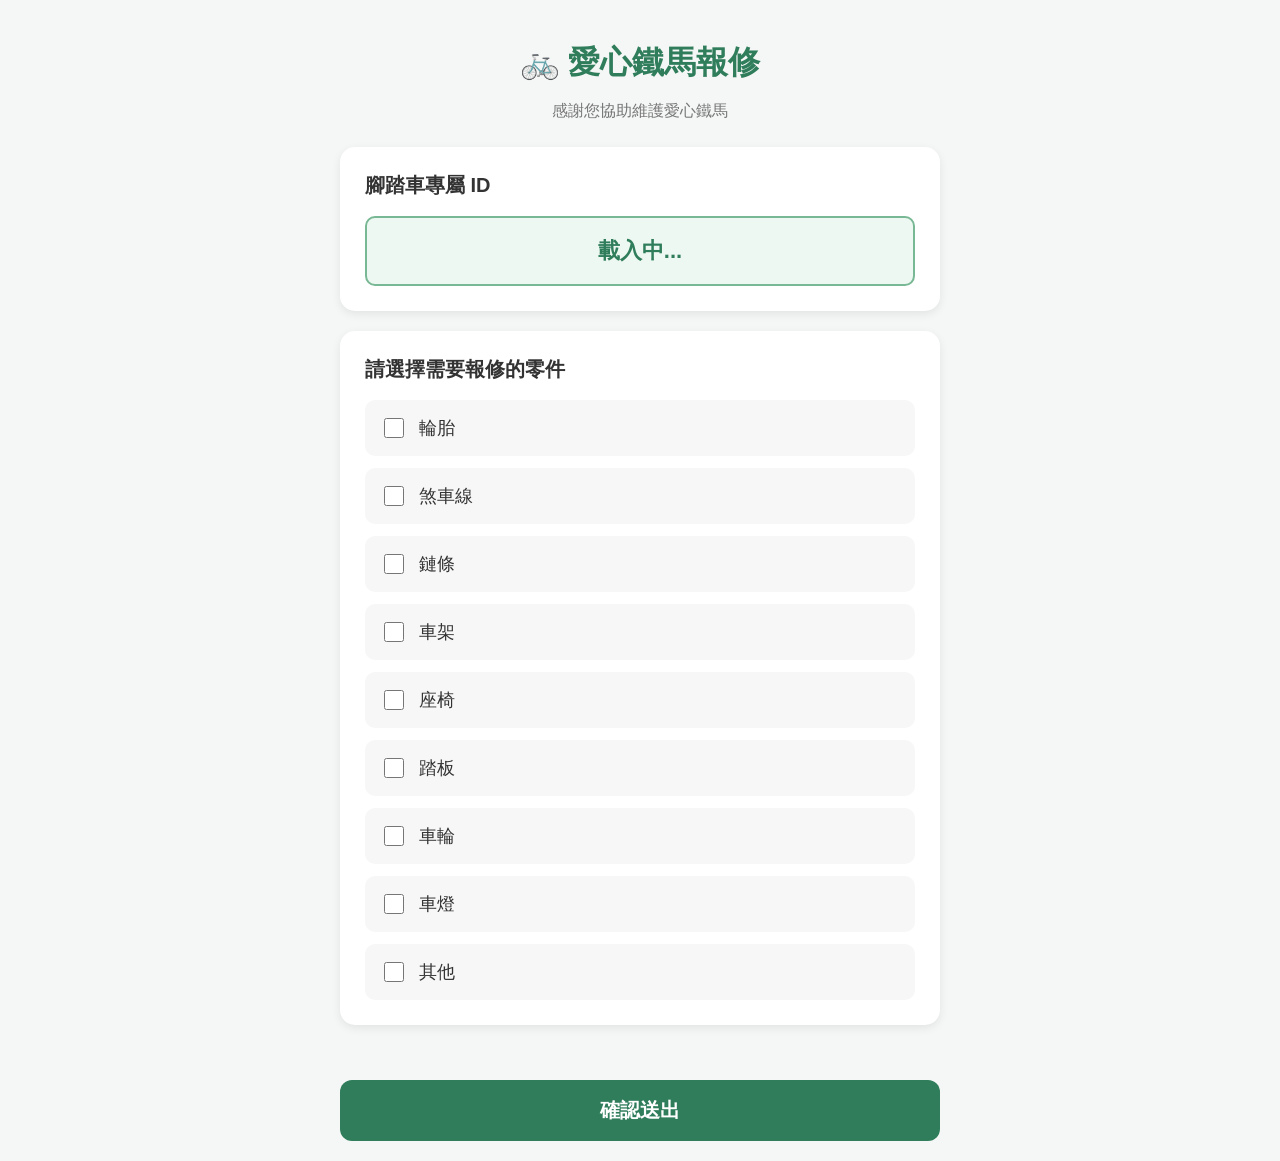
<file: repair.html>
<!DOCTYPE html>
<html lang="zh-TW">

<head>
    <meta charset="UTF-8">
    <meta name="viewport" content="width=device-width, initial-scale=1.0">

    <title>愛心鐵馬報修</title>

    <link rel="stylesheet" href="style.css">
</head>

<body>

    <div class="container">

        <!-- 標題 -->
        <h1>🚲 愛心鐵馬報修</h1>

        <p class="subtitle">
            感謝您協助維護愛心鐵馬
        </p>

        <!-- 腳踏車 ID -->
        <div class="card">

            <h2>腳踏車專屬 ID</h2>

            <div id="bike-id" class="bike-id">
                載入中...
            </div>

        </div>


        <!-- 報修項目 -->
        <div class="card">

            <h2>請選擇需要報修的零件</h2>

            <div class="repair-list">

                <label class="repair-item">
                    <input type="checkbox" value="輪胎">
                    <span>輪胎</span>
                </label>

                <label class="repair-item">
                    <input type="checkbox" value="煞車線">
                    <span>煞車線</span>
                </label>

                <label class="repair-item">
                    <input type="checkbox" value="鏈條">
                    <span>鏈條</span>
                </label>

                <label class="repair-item">
                    <input type="checkbox" value="車架">
                    <span>車架</span>
                </label>

                <label class="repair-item">
                    <input type="checkbox" value="座椅">
                    <span>座椅</span>
                </label>

                <label class="repair-item">
                    <input type="checkbox" value="踏板">
                    <span>踏板</span>
                </label>

                <label class="repair-item">
                    <input type="checkbox" value="車輪">
                    <span>車輪</span>
                </label>

                <label class="repair-item">
                    <input type="checkbox" value="車燈">
                    <span>車燈</span>
                </label>

                <div class="other-repair">

    <label class="repair-item">
        <input
            type="checkbox"
            id="other-checkbox"
            value="其他"
        >

        <span>其他</span>
    </label>


    <input
        type="text"
        id="other-input"
        class="other-input"
        placeholder="請輸入其他需要報修的項目..."
    >

</div>

            </div>

        </div>


        <!-- 錯誤訊息 -->
        <div id="error-message" class="error-message"></div>


        <!-- 確認按鈕 -->
        <button id="submit-button" class="submit-button">
            確認送出
        </button>

    </div>


    <script src="script.js"></script>

</body>

</html>
</file>
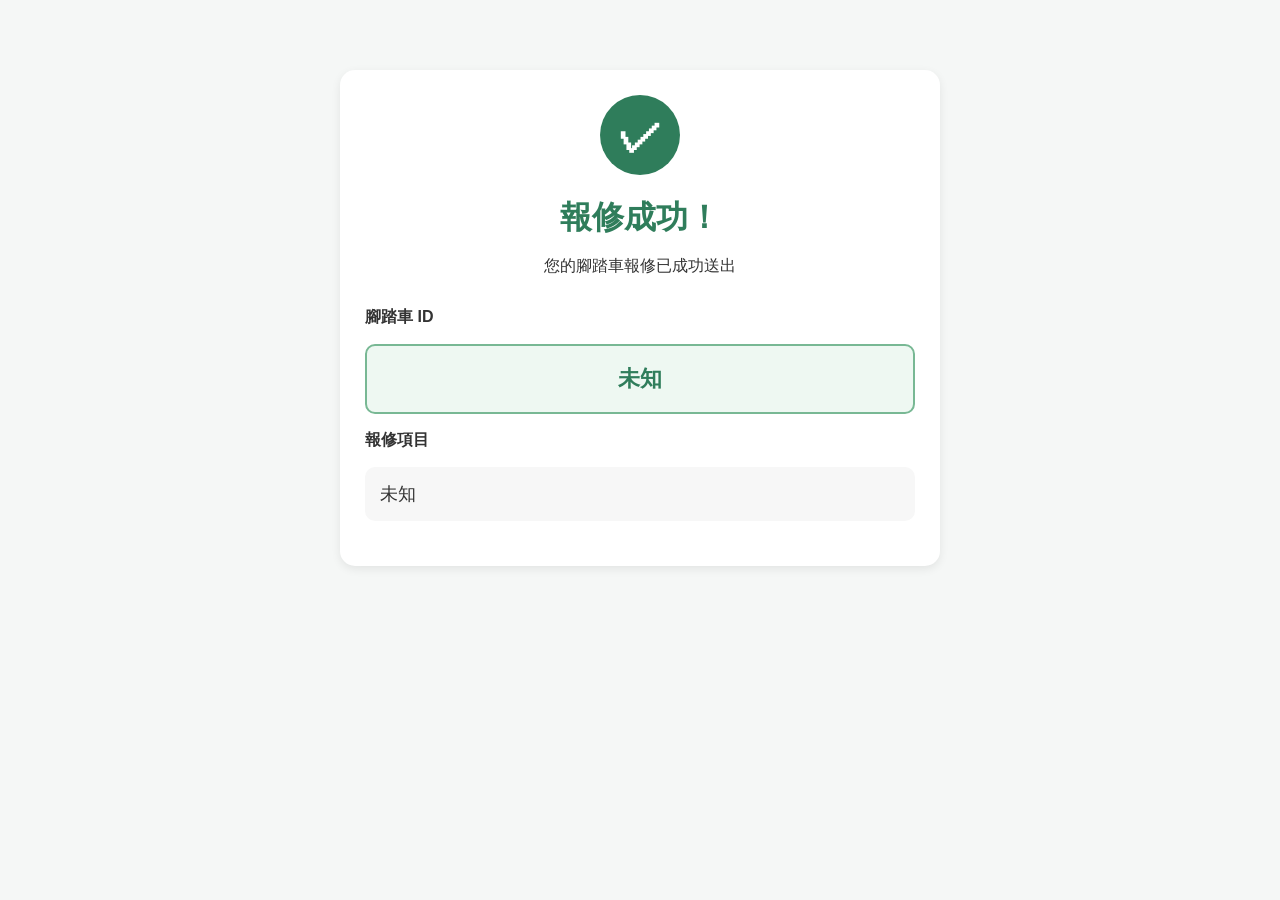
<file: success.html>
<!DOCTYPE html>
<html lang="zh-TW">

<head>

    <meta charset="UTF-8">

    <meta name="viewport"
        content="width=device-width, initial-scale=1.0">

    <title>報修成功 - 愛心鐵馬</title>

    <link rel="stylesheet" href="style.css">

</head>


<body>

    <div class="container">

        <div class="card success-card">

            <div class="success-icon">
                ✓
            </div>

            <h1>
                報修成功！
            </h1>

            <p>
                您的腳踏車報修已成功送出
            </p>

            <div class="success-info">

                <p>
                    <strong>腳踏車 ID</strong>
                </p>

                <div id="success-bike-id"
                    class="bike-id">
                    載入中...
                </div>


                <p>
                    <strong>報修項目</strong>
                </p>

                <div id="success-parts"
                    class="parts-box">
                    載入中...
                </div>

            </div>

        </div>

    </div>


    <script>

        // 取得網址參數
        const params =
            new URLSearchParams(window.location.search);


        // 取得腳踏車 ID
        const bike =
            params.get("bike");


        // 取得報修項目
        const parts =
            params.get("parts");


        // 顯示腳踏車 ID
        document.getElementById(
            "success-bike-id"
        ).textContent =
            bike || "未知";


        // 顯示報修項目
        document.getElementById(
            "success-parts"
        ).textContent =
            parts
                ? parts.replaceAll(",", "、")
                : "未知";

    </script>

</body>

</html>
</file>
<file: style.css>
* {
    box-sizing: border-box;
}

body {
    margin: 0;
    padding: 20px;

    font-family: Arial, "Microsoft JhengHei", sans-serif;

    background: #f5f7f6;

    color: #333;
}


.container {
    width: 100%;
    max-width: 600px;

    margin: 0 auto;
}


h1 {
    text-align: center;

    color: #2f7d5b;

    margin-bottom: 8px;
}


.subtitle {
    text-align: center;

    color: #777;

    margin-bottom: 25px;
}


.card {
    background: white;

    border-radius: 15px;

    padding: 25px;

    margin-bottom: 20px;

    box-shadow: 0 3px 10px rgba(0, 0, 0, 0.08);
}


.card h2 {
    margin-top: 0;

    font-size: 20px;

    color: #333;
}


.bike-id {
    background: #eef8f2;

    border: 2px solid #78b894;

    border-radius: 10px;

    padding: 18px;

    text-align: center;

    font-size: 22px;

    font-weight: bold;

    color: #2f7d5b;
}


.repair-list {
    display: flex;

    flex-direction: column;

    gap: 12px;
}


.repair-item {
    display: flex;

    align-items: center;

    gap: 12px;

    padding: 15px;

    background: #f7f7f7;

    border-radius: 10px;

    cursor: pointer;

    font-size: 18px;

    transition: 0.2s;
}


.repair-item:hover {
    background: #eaf5ee;
}


.repair-item input {
    width: 20px;

    height: 20px;

    cursor: pointer;
}


.submit-button {
    width: 100%;

    padding: 17px;

    border: none;

    border-radius: 12px;

    background: #2f7d5b;

    color: white;

    font-size: 20px;

    font-weight: bold;

    cursor: pointer;

    transition: 0.2s;
}


.submit-button:hover {
    background: #246447;
}


.error-message {
    color: #d9534f;

    text-align: center;

    font-size: 16px;

    margin-bottom: 15px;

    min-height: 20px;
}


@media (max-width: 500px) {

    body {
        padding: 12px;
    }

    .card {
        padding: 18px;
    }

    h1 {
        font-size: 27px;
    }

}
.success-card {
    text-align: center;

    margin-top: 50px;
}


.success-icon {
    width: 80px;

    height: 80px;

    margin: 0 auto 20px;

    border-radius: 50%;

    background: #2f7d5b;

    color: white;

    display: flex;

    align-items: center;

    justify-content: center;

    font-size: 45px;

    font-weight: bold;
}


.success-card h1 {
    color: #2f7d5b;

    margin-bottom: 10px;
}


.success-info {
    margin-top: 30px;

    text-align: left;
}


.parts-box {
    background: #f7f7f7;

    border-radius: 10px;

    padding: 15px;

    font-size: 18px;

    margin-bottom: 20px;
}
.other-input {
    display: none;

    width: 100%;

    padding: 14px;

    margin-top: 8px;

    border: 2px solid #ddd;

    border-radius: 10px;

    font-size: 16px;

    outline: none;
}


.other-input:focus {
    border-color: #78b894;
}


.other-repair {
    width: 100%;
}
</file>
